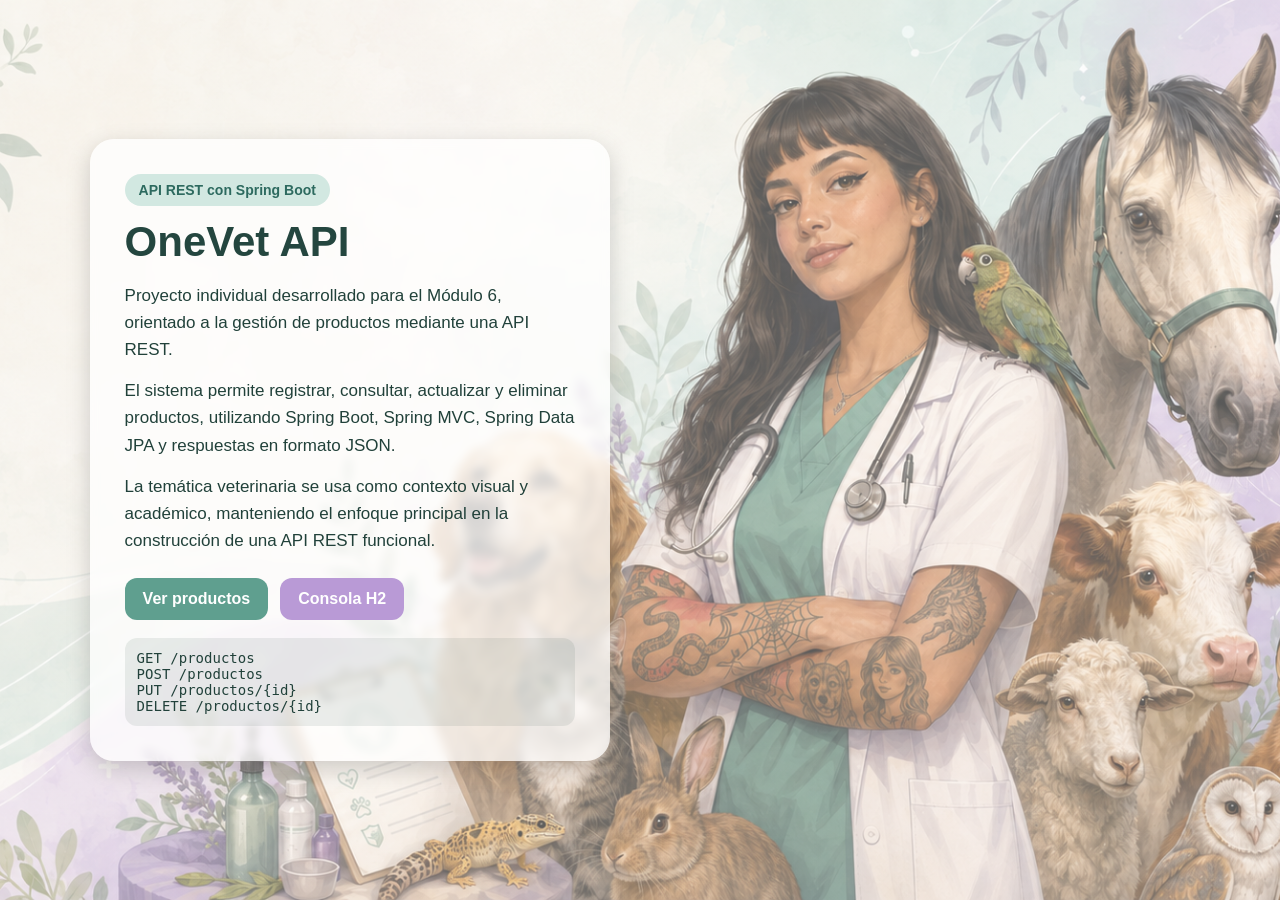
<file: src/main/resources/static/index.html>
<!DOCTYPE html>
<html lang="es">
<head>
    <meta charset="UTF-8">
    <meta name="viewport" content="width=device-width, initial-scale=1.0">
    <title>OneVet API</title>
    <link rel="stylesheet" href="css/style.css">
</head>
<body>

<main class="contenedor">
    <section class="tarjeta">
        <span class="etiqueta">API REST con Spring Boot</span>

        <h1>OneVet API</h1>

        <p>
            Proyecto individual desarrollado para el Módulo 6, orientado a la gestión
            de productos mediante una API REST.
        </p>

        <p>
            El sistema permite registrar, consultar, actualizar y eliminar productos,
            utilizando Spring Boot, Spring MVC, Spring Data JPA y respuestas en formato JSON.
        </p>

        <p>
            La temática veterinaria se usa como contexto visual y académico, manteniendo
            el enfoque principal en la construcción de una API REST funcional.
        </p>

        <div class="botones">
            <a class="boton" href="/productos.html">Ver productos</a>
            <a class="boton secundario" href="/h2-console">Consola H2</a>
        </div>

        <div class="codigo">
            GET /productos<br>
            POST /productos<br>
            PUT /productos/{id}<br>
            DELETE /productos/{id}
        </div>
    </section>
</main>

</body>
</html>
</file>
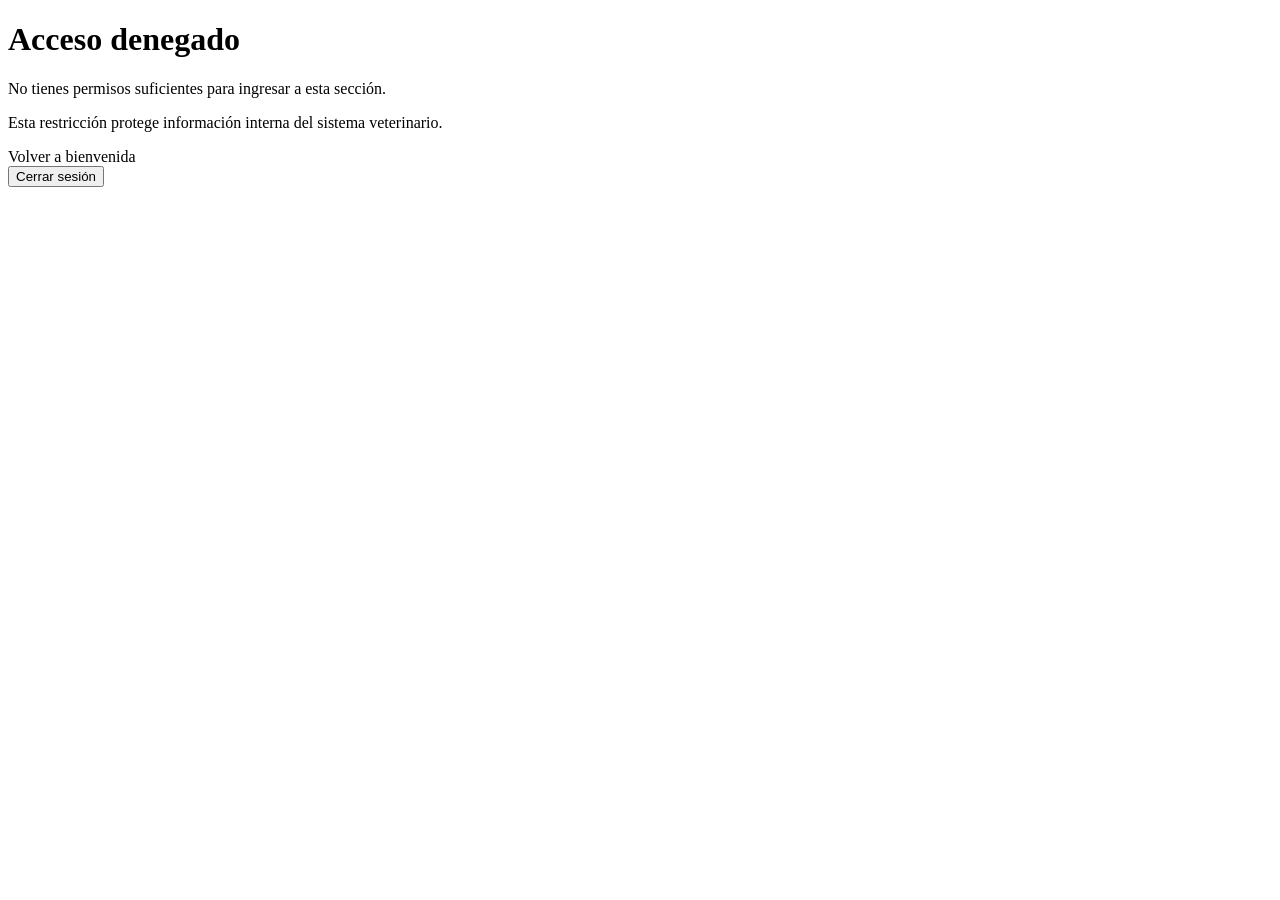
<file: src/main/resources/templates/acceso-denegado.html>
<!DOCTYPE html>
<html lang="es" xmlns:th="http://www.thymeleaf.org">
<head>
    <meta charset="UTF-8">
    <title>VetSecurityCare | Acceso denegado</title>
    <link rel="stylesheet" th:href="@{/css/styles.css}">
</head>
<body>

<div class="contenedor">
    <div class="card">
        <h1>Acceso denegado</h1>

        <p>
            No tienes permisos suficientes para ingresar a esta sección.
        </p>

        <p>
            Esta restricción protege información interna del sistema veterinario.
        </p>

        <div class="botones">
            <a th:href="@{/bienvenida}" class="btn">Volver a bienvenida</a>
        </div>

        <form th:action="@{/logout}" method="post">
            <button type="submit" class="btn btn-salir">Cerrar sesión</button>
        </form>
    </div>
</div>

</body>
</html>
</file>
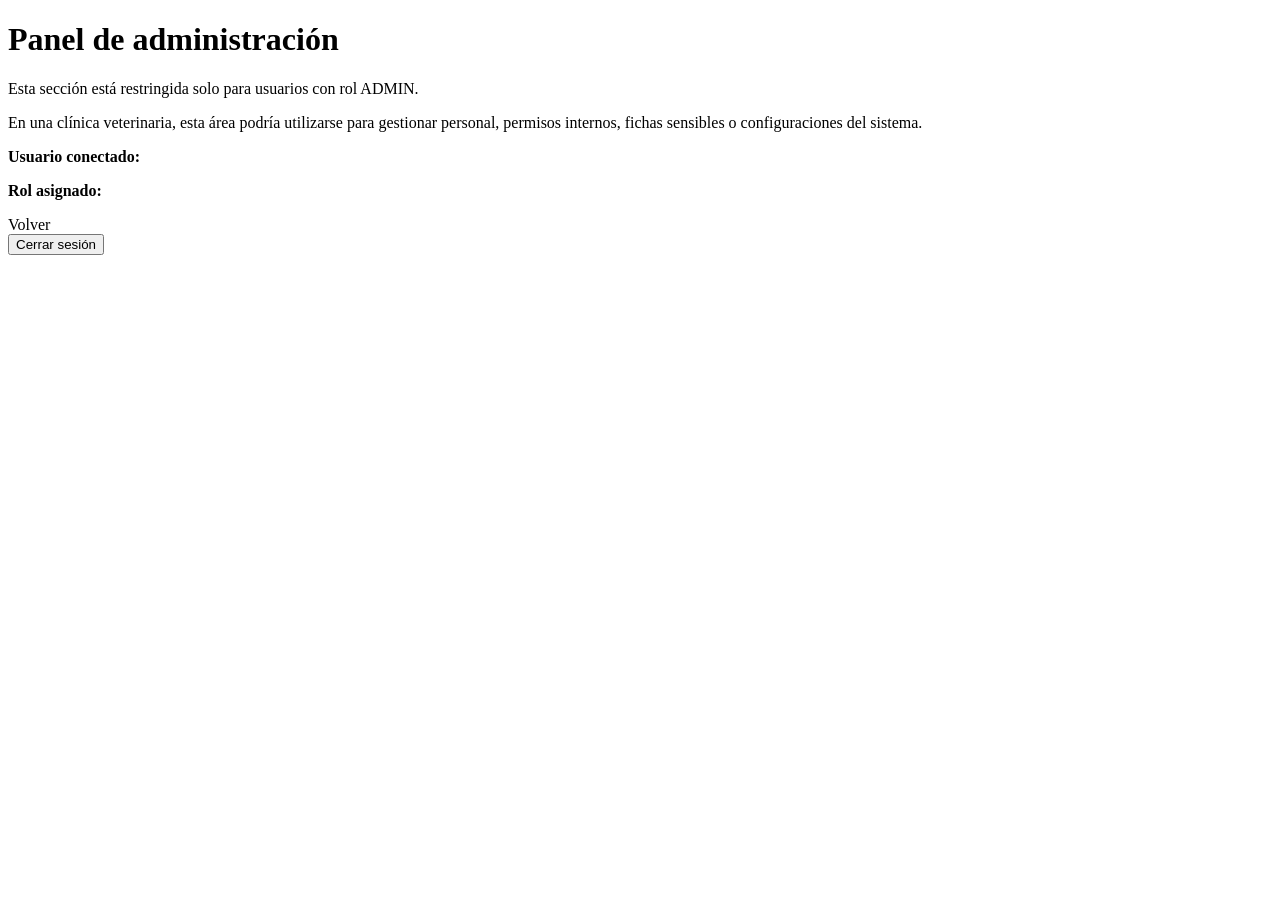
<file: src/main/resources/templates/admin.html>
<!DOCTYPE html>
<html lang="es" xmlns:th="http://www.thymeleaf.org">
<head>
    <meta charset="UTF-8">
    <title>VetSecurityCare | Área Administrador</title>
    <link rel="stylesheet" th:href="@{/css/styles.css}">
</head>
<body>

<div class="contenedor">
    <div class="card">
        <h1>Panel de administración</h1>

        <p>
            Esta sección está restringida solo para usuarios con rol ADMIN.
        </p>

        <p>
            En una clínica veterinaria, esta área podría utilizarse para gestionar personal,
            permisos internos, fichas sensibles o configuraciones del sistema.
        </p>

        <div class="info">
            <p><strong>Usuario conectado:</strong> <span th:text="${usuario}"></span></p>
            <p><strong>Rol asignado:</strong> <span th:text="${roles}"></span></p>
        </div>

        <div class="botones">
            <a th:href="@{/bienvenida}" class="btn">Volver</a>
        </div>

        <form th:action="@{/logout}" method="post">
            <button type="submit" class="btn btn-salir">Cerrar sesión</button>
        </form>
    </div>
</div>

</body>
</html>
</file>
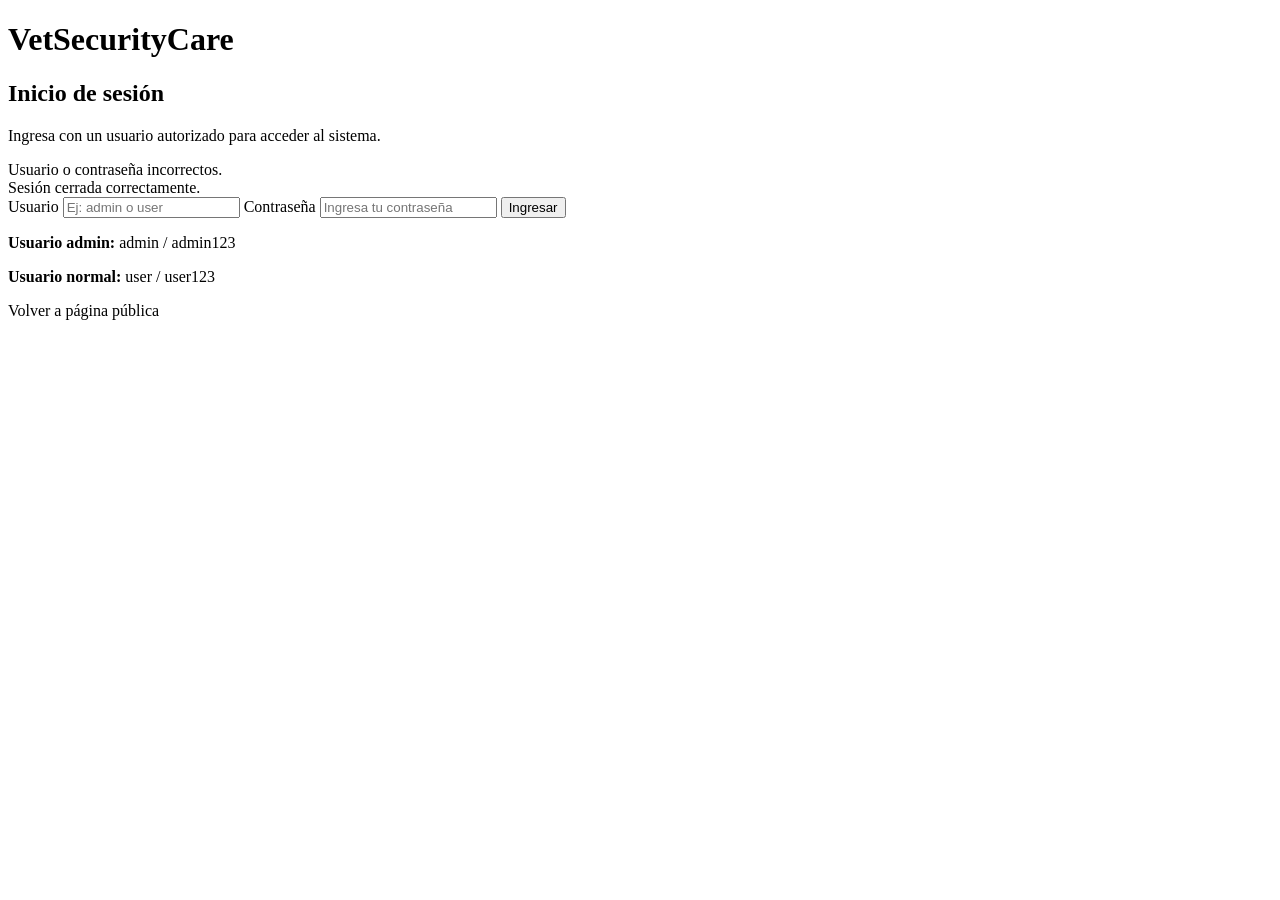
<file: src/main/resources/templates/bienvenida.html>
<!DOCTYPE html>
<html lang="es" xmlns:th="http://www.thymeleaf.org">
<head>
    <meta charset="UTF-8">
    <title>VetSecurityCare | Login</title>
    <link rel="stylesheet" th:href="@{/css/styles.css}">
</head>
<body>

<div class="contenedor">
    <div class="card login-card">
        <h1>VetSecurityCare</h1>
        <h2>Inicio de sesión</h2>

        <p class="texto-suave">
            Ingresa con un usuario autorizado para acceder al sistema.
        </p>

        <div th:if="${param.error}" class="alerta error">
            Usuario o contraseña incorrectos.
        </div>

        <div th:if="${param.logout}" class="alerta exito">
            Sesión cerrada correctamente.
        </div>

        <form th:action="@{/login}" method="post">
            <label for="username">Usuario</label>
            <input type="text" id="username" name="username" placeholder="Ej: admin o user" required>

            <label for="password">Contraseña</label>
            <input type="password" id="password" name="password" placeholder="Ingresa tu contraseña" required>

            <button type="submit" class="btn btn-full">Ingresar</button>
        </form>

        <div class="credenciales">
            <p><strong>Usuario admin:</strong> admin / admin123</p>
            <p><strong>Usuario normal:</strong> user / user123</p>
        </div>

        <a th:href="@{/}" class="link-volver">Volver a página pública</a>
    </div>
</div>

</body>
</html>
</file>
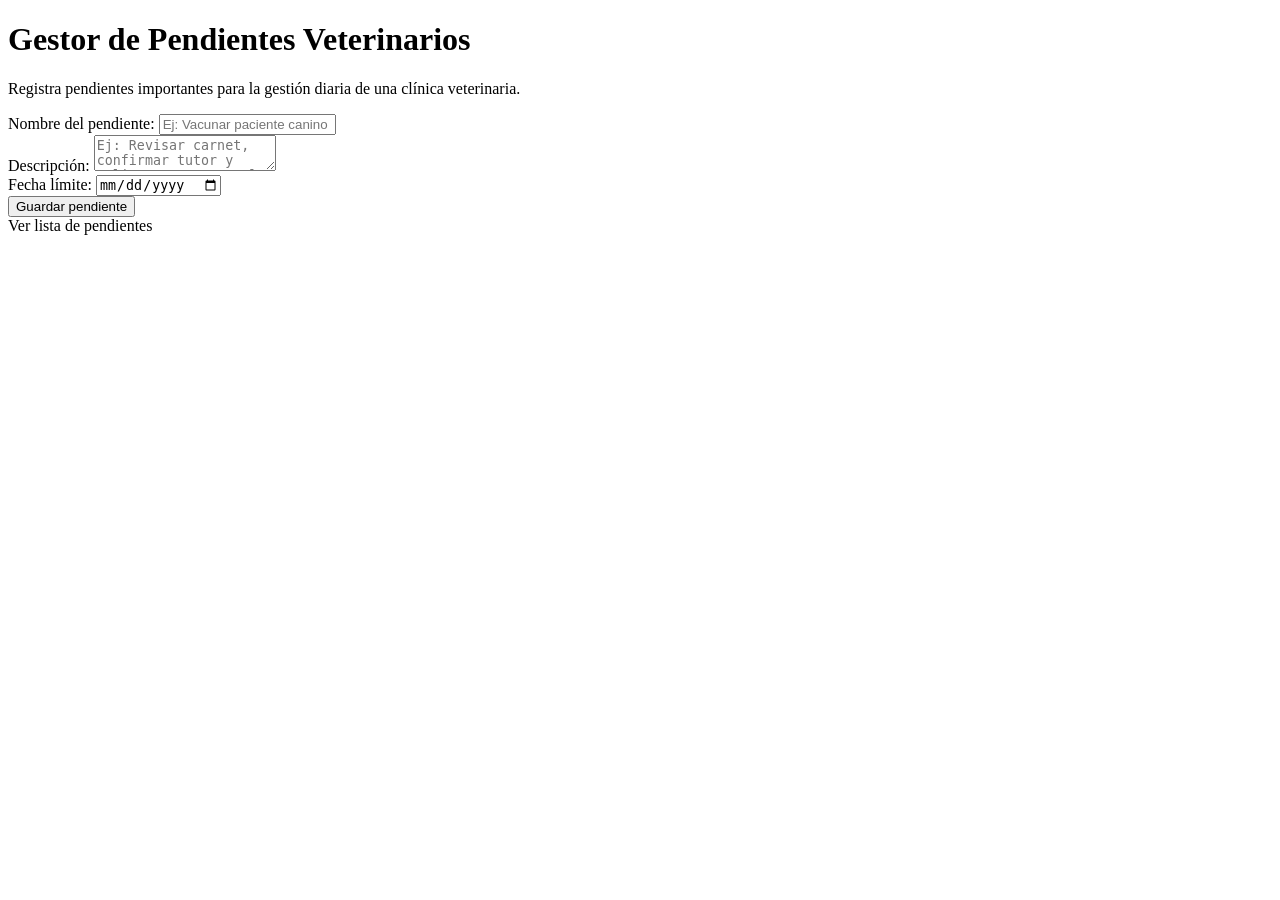
<file: src/main/resources/templates/formulario.html>
<!DOCTYPE html>
<html lang="es" xmlns:th="http://www.thymeleaf.org">
<head>
    <meta charset="UTF-8">
    <title>Registro de Pendientes</title>
    <link rel="stylesheet" th:href="@{/css/estilos.css}">
</head>
<body>

<div class="contenedor">

    <h1>Gestor de Pendientes Veterinarios</h1>

    <p class="descripcion">
        Registra pendientes importantes para la gestión diaria de una clínica veterinaria.
    </p>

    <form class="formulario" th:action="@{/guardar}" th:object="${pendiente}" method="post">

        <div class="campo">
            <label for="nombre">Nombre del pendiente:</label>
            <input type="text" id="nombre" th:field="*{nombre}" placeholder="Ej: Vacunar paciente canino" required>
        </div>

        <div class="campo">
            <label for="descripcion">Descripción:</label>
            <textarea id="descripcion" th:field="*{descripcion}" placeholder="Ej: Revisar carnet, confirmar tutor y aplicar vacuna anual." required></textarea>
        </div>

        <div class="campo">
            <label for="fechaLimite">Fecha límite:</label>
            <input type="date" id="fechaLimite" th:field="*{fechaLimite}" required>
        </div>

        <button type="submit">Guardar pendiente</button>

    </form>

    <div class="acciones">
        <a class="boton boton-secundario" th:href="@{/lista}">Ver lista de pendientes</a>
    </div>

</div>

</body>
</html>
</file>
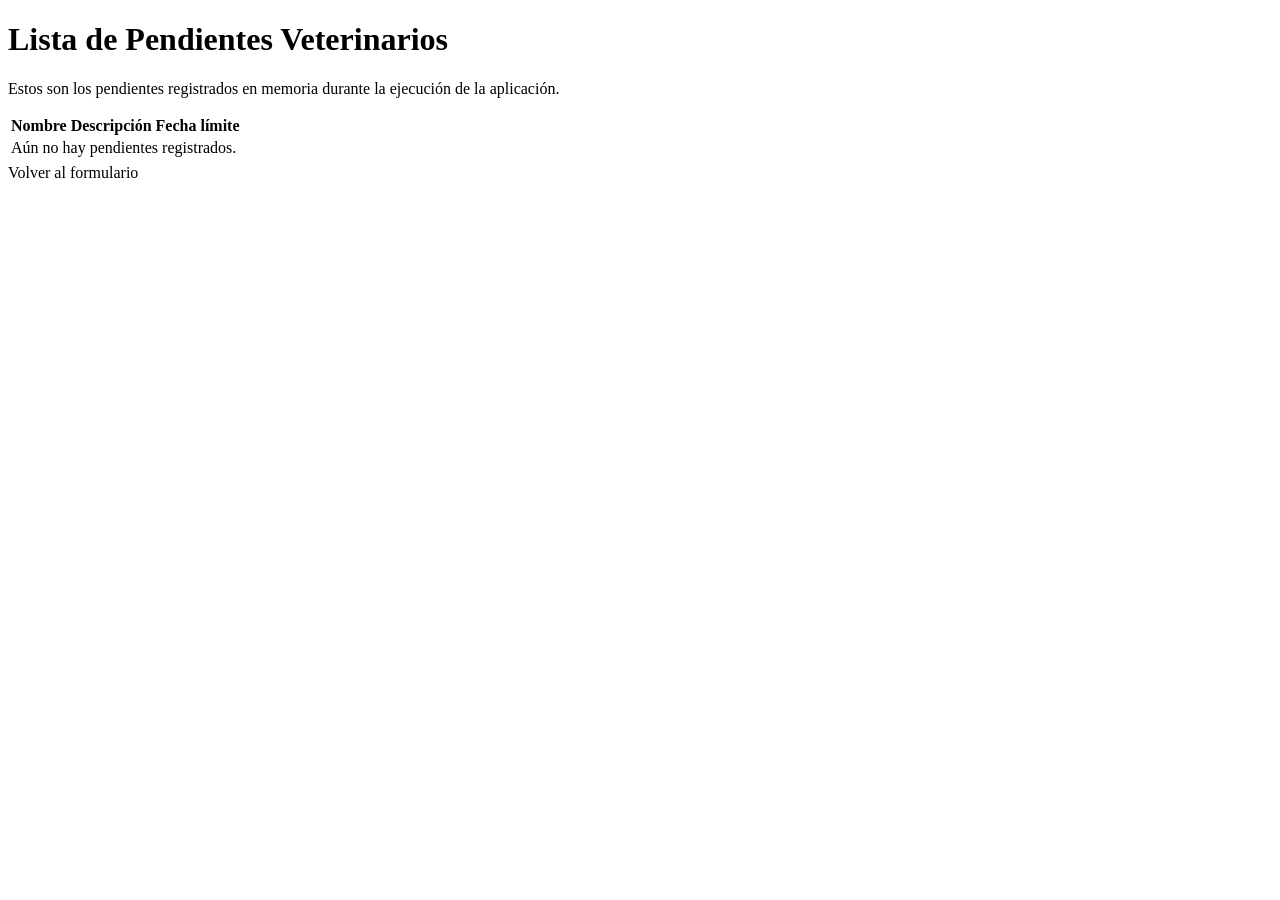
<file: src/main/resources/templates/lista.html>
<!DOCTYPE html>
<html lang="es" xmlns:th="http://www.thymeleaf.org">
<head>
    <meta charset="UTF-8">
    <title>Lista de Pendientes</title>
    <link rel="stylesheet" th:href="@{/css/estilos.css}">
</head>
<body>

<div class="contenedor">

    <h1>Lista de Pendientes Veterinarios</h1>

    <p class="descripcion">
        Estos son los pendientes registrados en memoria durante la ejecución de la aplicación.
    </p>

    <table>
        <thead>
        <tr>
            <th>Nombre</th>
            <th>Descripción</th>
            <th>Fecha límite</th>
        </tr>
        </thead>

        <tbody>
        <tr th:if="${#lists.isEmpty(pendientes)}">
            <td colspan="3" class="mensaje-vacio">
                Aún no hay pendientes registrados.
            </td>
        </tr>

        <tr th:each="pendiente : ${pendientes}">
            <td th:text="${pendiente.nombre}"></td>
            <td th:text="${pendiente.descripcion}"></td>
            <td th:text="${pendiente.fechaLimite}"></td>
        </tr>
        </tbody>
    </table>

    <div class="acciones">
        <a class="boton boton-secundario" th:href="@{/}">Volver al formulario</a>
    </div>

</div>

</body>
</html>
</file>
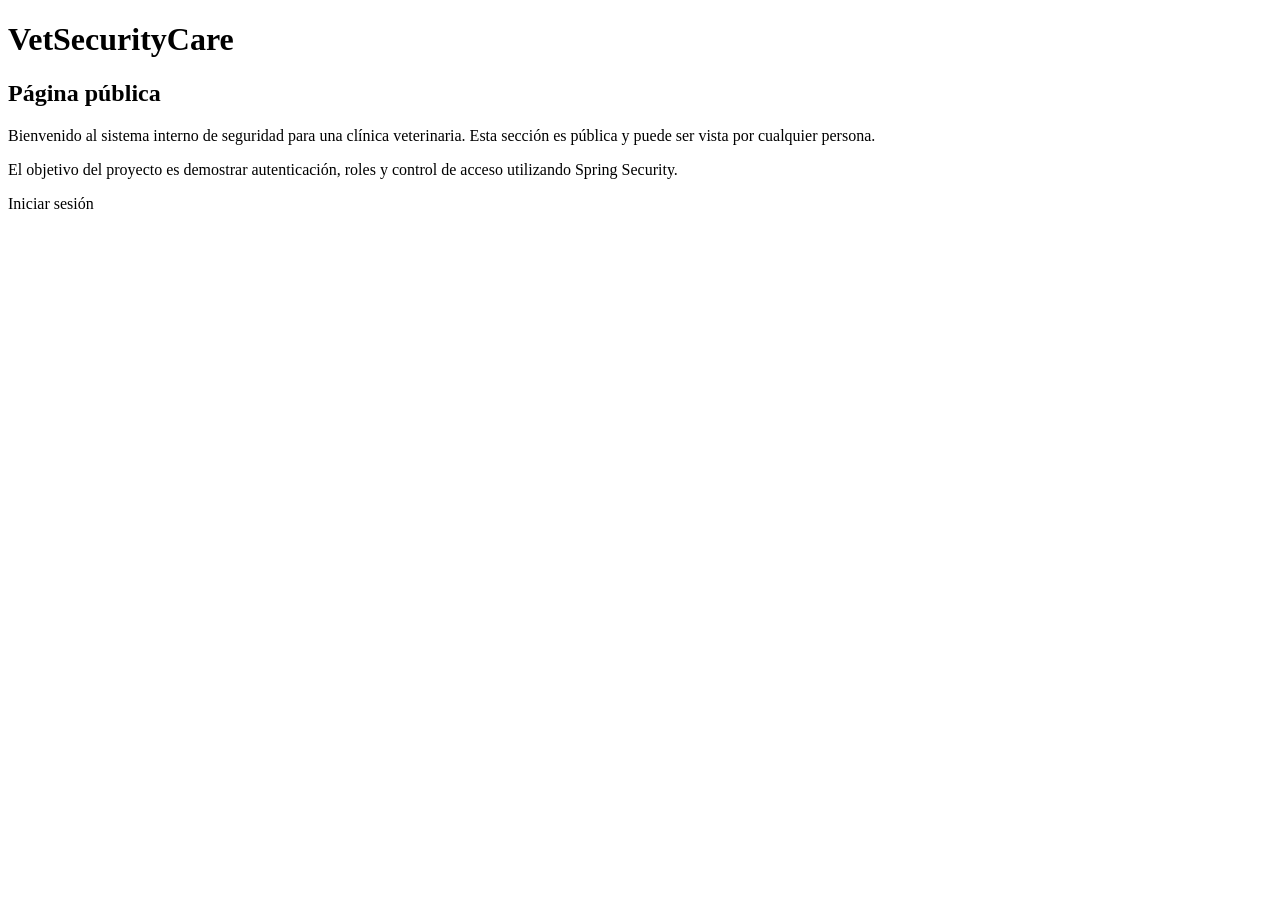
<file: src/main/resources/templates/publico.html>
<!DOCTYPE html>
<html lang="es" xmlns:th="http://www.thymeleaf.org">
<head>
    <meta charset="UTF-8">
    <title>VetSecurityCare | Página Pública</title>
    <link rel="stylesheet" th:href="@{/css/styles.css}">
</head>
<body>

<div class="contenedor">
    <div class="card">
        <h1>VetSecurityCare</h1>
        <h2>Página pública</h2>

        <p>
            Bienvenido al sistema interno de seguridad para una clínica veterinaria.
            Esta sección es pública y puede ser vista por cualquier persona.
        </p>

        <p>
            El objetivo del proyecto es demostrar autenticación, roles y control de acceso
            utilizando Spring Security.
        </p>

        <div class="botones">
            <a th:href="@{/login}" class="btn">Iniciar sesión</a>
        </div>
    </div>
</div>

</body>
</html>
</file>
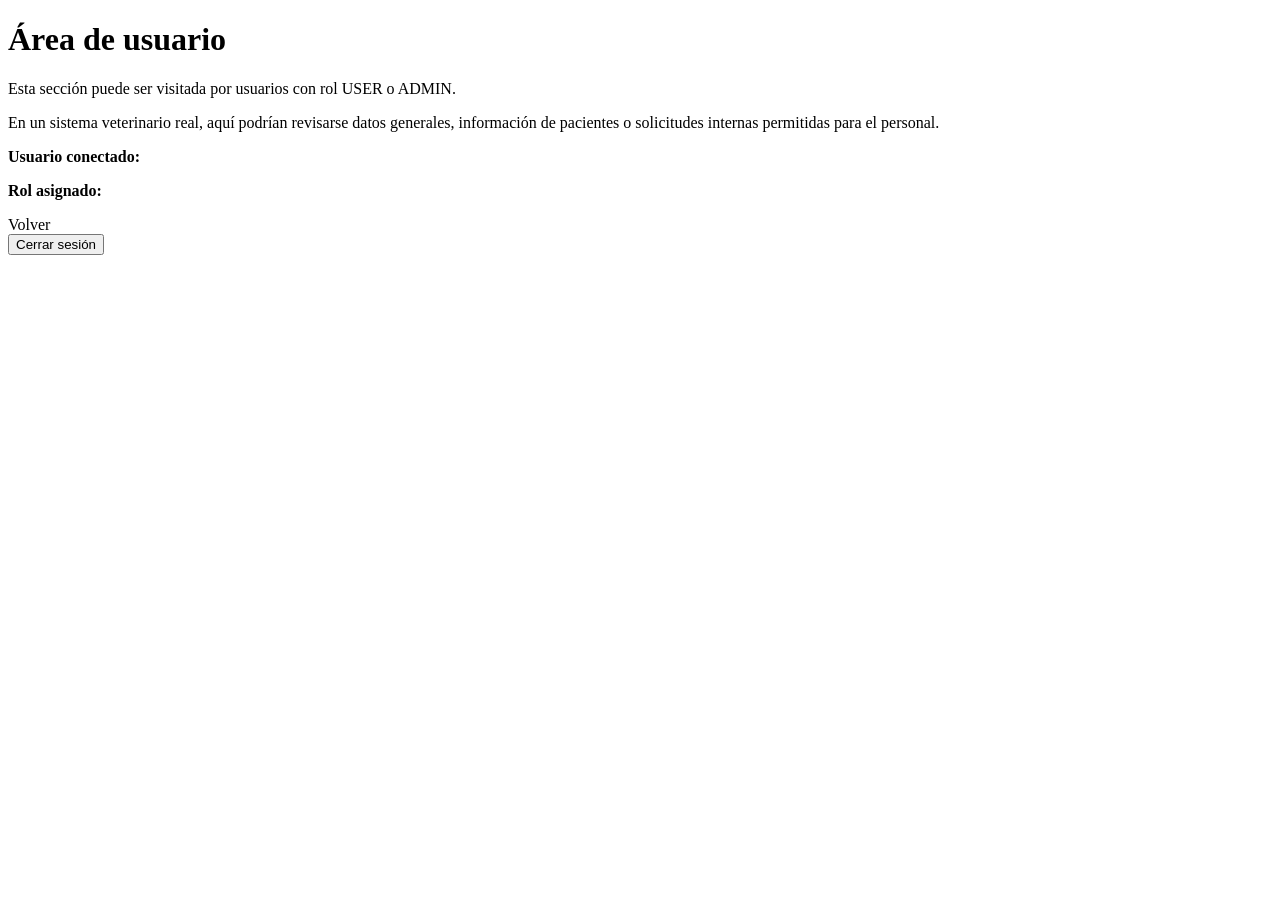
<file: src/main/resources/templates/usuario.html>
<!DOCTYPE html>
<html lang="es" xmlns:th="http://www.thymeleaf.org">
<head>
    <meta charset="UTF-8">
    <title>VetSecurityCare | Área Usuario</title>
    <link rel="stylesheet" th:href="@{/css/styles.css}">
</head>
<body>

<div class="contenedor">
    <div class="card">
        <h1>Área de usuario</h1>

        <p>
            Esta sección puede ser visitada por usuarios con rol USER o ADMIN.
        </p>

        <p>
            En un sistema veterinario real, aquí podrían revisarse datos generales,
            información de pacientes o solicitudes internas permitidas para el personal.
        </p>

        <div class="info">
            <p><strong>Usuario conectado:</strong> <span th:text="${usuario}"></span></p>
            <p><strong>Rol asignado:</strong> <span th:text="${roles}"></span></p>
        </div>

        <div class="botones">
            <a th:href="@{/bienvenida}" class="btn">Volver</a>
        </div>

        <form th:action="@{/logout}" method="post">
            <button type="submit" class="btn btn-salir">Cerrar sesión</button>
        </form>
    </div>
</div>

</body>
</html>
</file>
<file: src/main/resources/static/css/style.css>
* {
    margin: 0;
    padding: 0;
    box-sizing: border-box;
}

body {
    min-height: 100vh;
    font-family: Arial, sans-serif;
    background-image:
            linear-gradient(
                    rgba(255, 255, 255, 0.35),
                    rgba(255, 255, 255, 0.35)
            ),
            url("../img/fondo-onevet.png");
    background-size: cover;
    background-position: center;
    background-repeat: no-repeat;
    color: #21413a;
}

.contenedor {
    min-height: 100vh;
    display: flex;
    align-items: center;
    padding-left: 7%;
    padding-right: 7%;
}

.tarjeta {
    max-width: 520px;
    padding: 35px;
    border-radius: 24px;
    background: rgba(255, 255, 255, 0.72);
    box-shadow: 0 8px 25px rgba(0, 0, 0, 0.18);
    backdrop-filter: blur(4px);
}

.etiqueta {
    display: inline-block;
    margin-bottom: 12px;
    padding: 8px 14px;
    border-radius: 999px;
    background-color: rgba(129, 196, 177, 0.35);
    color: #2d6a5f;
    font-weight: bold;
    font-size: 14px;
}

h1 {
    margin-bottom: 16px;
    font-size: 42px;
    color: #24463f;
}

p {
    margin-bottom: 14px;
    font-size: 17px;
    line-height: 1.6;
}

.botones {
    margin-top: 24px;
    display: flex;
    gap: 12px;
    flex-wrap: wrap;
}

.boton {
    text-decoration: none;
    padding: 12px 18px;
    border-radius: 12px;
    font-weight: bold;
    background-color: #5f9f8f;
    color: white;
}

.boton.secundario {
    background-color: #b99ad6;
}

.boton:hover {
    opacity: 0.88;
}

.codigo {
    margin-top: 18px;
    padding: 12px;
    border-radius: 12px;
    background-color: rgba(33, 65, 58, 0.09);
    font-family: Consolas, monospace;
    font-size: 14px;
}

@media (max-width: 768px) {
    .contenedor {
        align-items: flex-end;
        padding: 24px;
    }

    .tarjeta {
        max-width: 100%;
        padding: 24px;
    }

    h1 {
        font-size: 32px;
    }
    .tarjeta-productos {
        max-width: 850px;
    }

    .lista-productos {
        margin-top: 22px;
        display: grid;
        grid-template-columns: repeat(auto-fit, minmax(230px, 1fr));
        gap: 18px;
    }

    .producto-card {
        padding: 18px;
        border-radius: 18px;
        background-color: rgba(255, 255, 255, 0.78);
        border: 1px solid rgba(95, 159, 143, 0.25);
        box-shadow: 0 4px 12px rgba(0, 0, 0, 0.08);
    }

    .producto-card h2 {
        margin-bottom: 10px;
        color: #2d6a5f;
        font-size: 22px;
    }

    .producto-card p {
        margin-bottom: 8px;
        font-size: 15px;
    }
}
</file>
